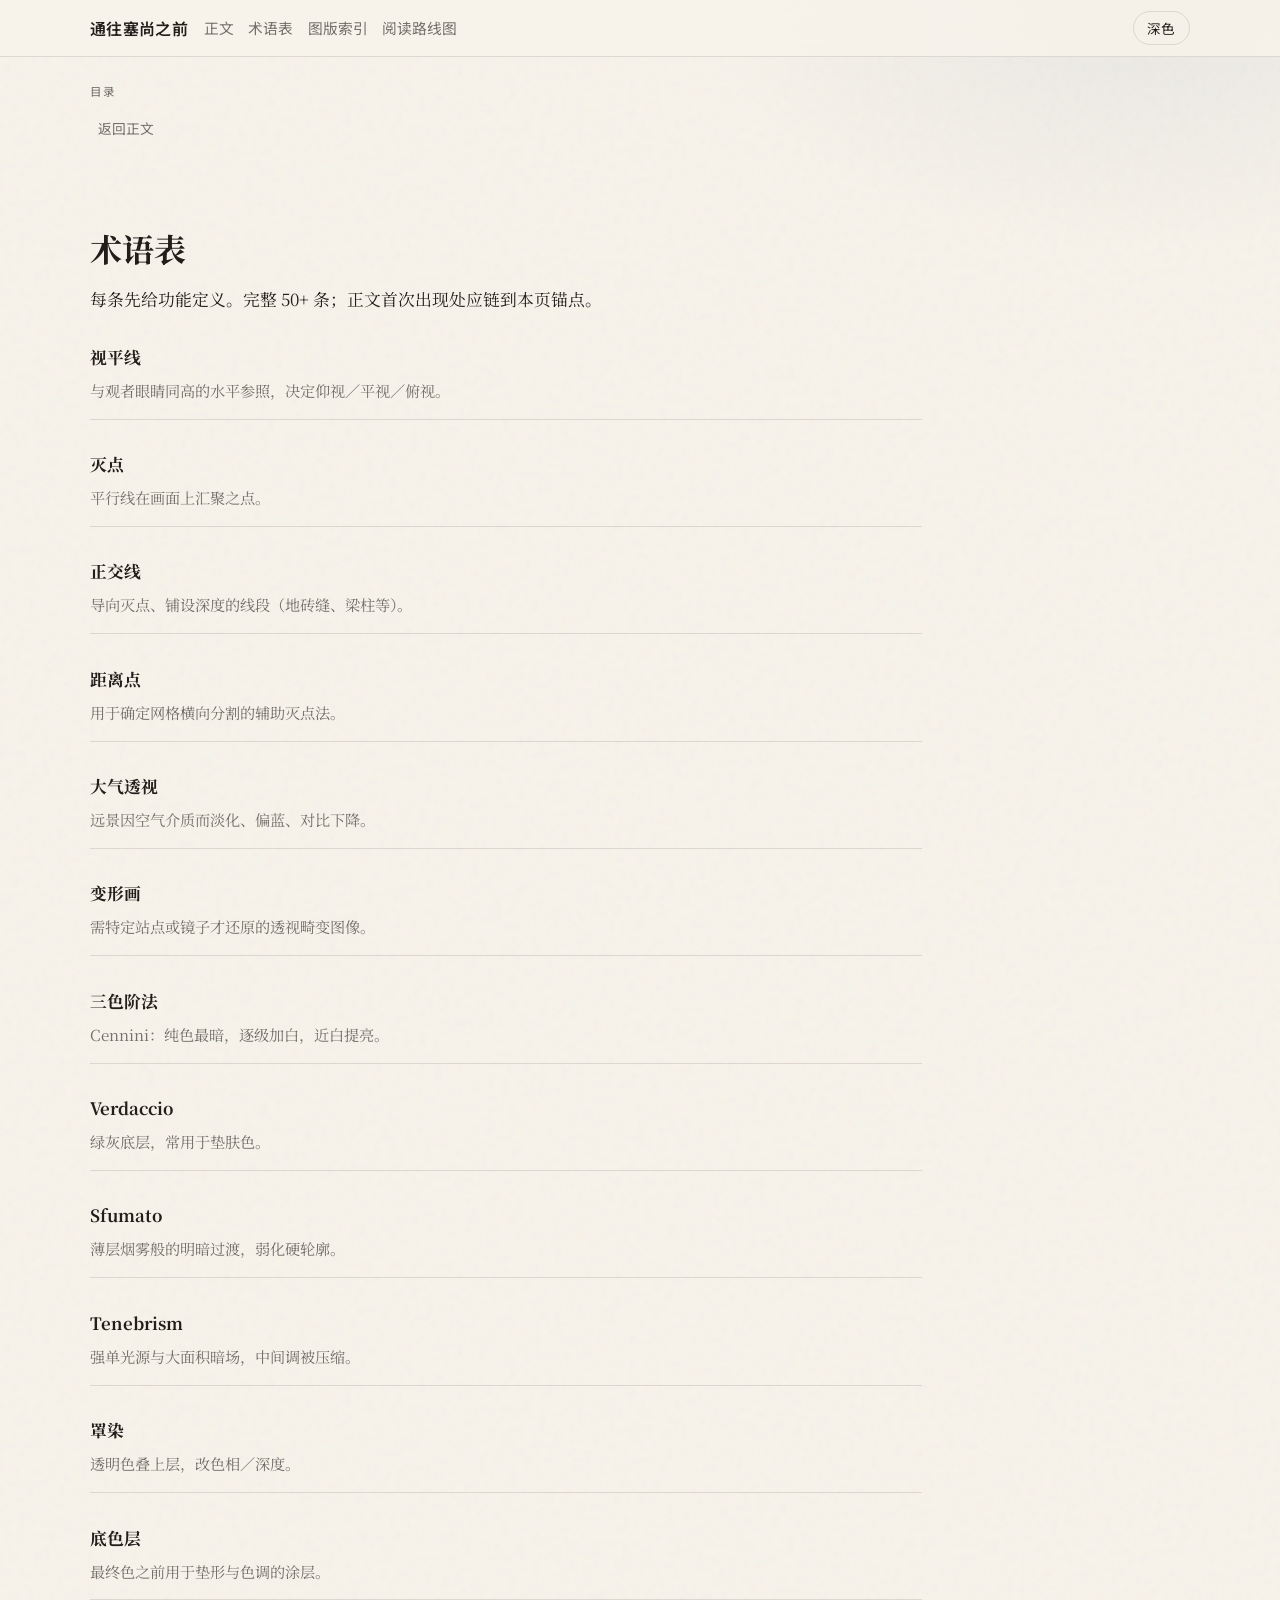
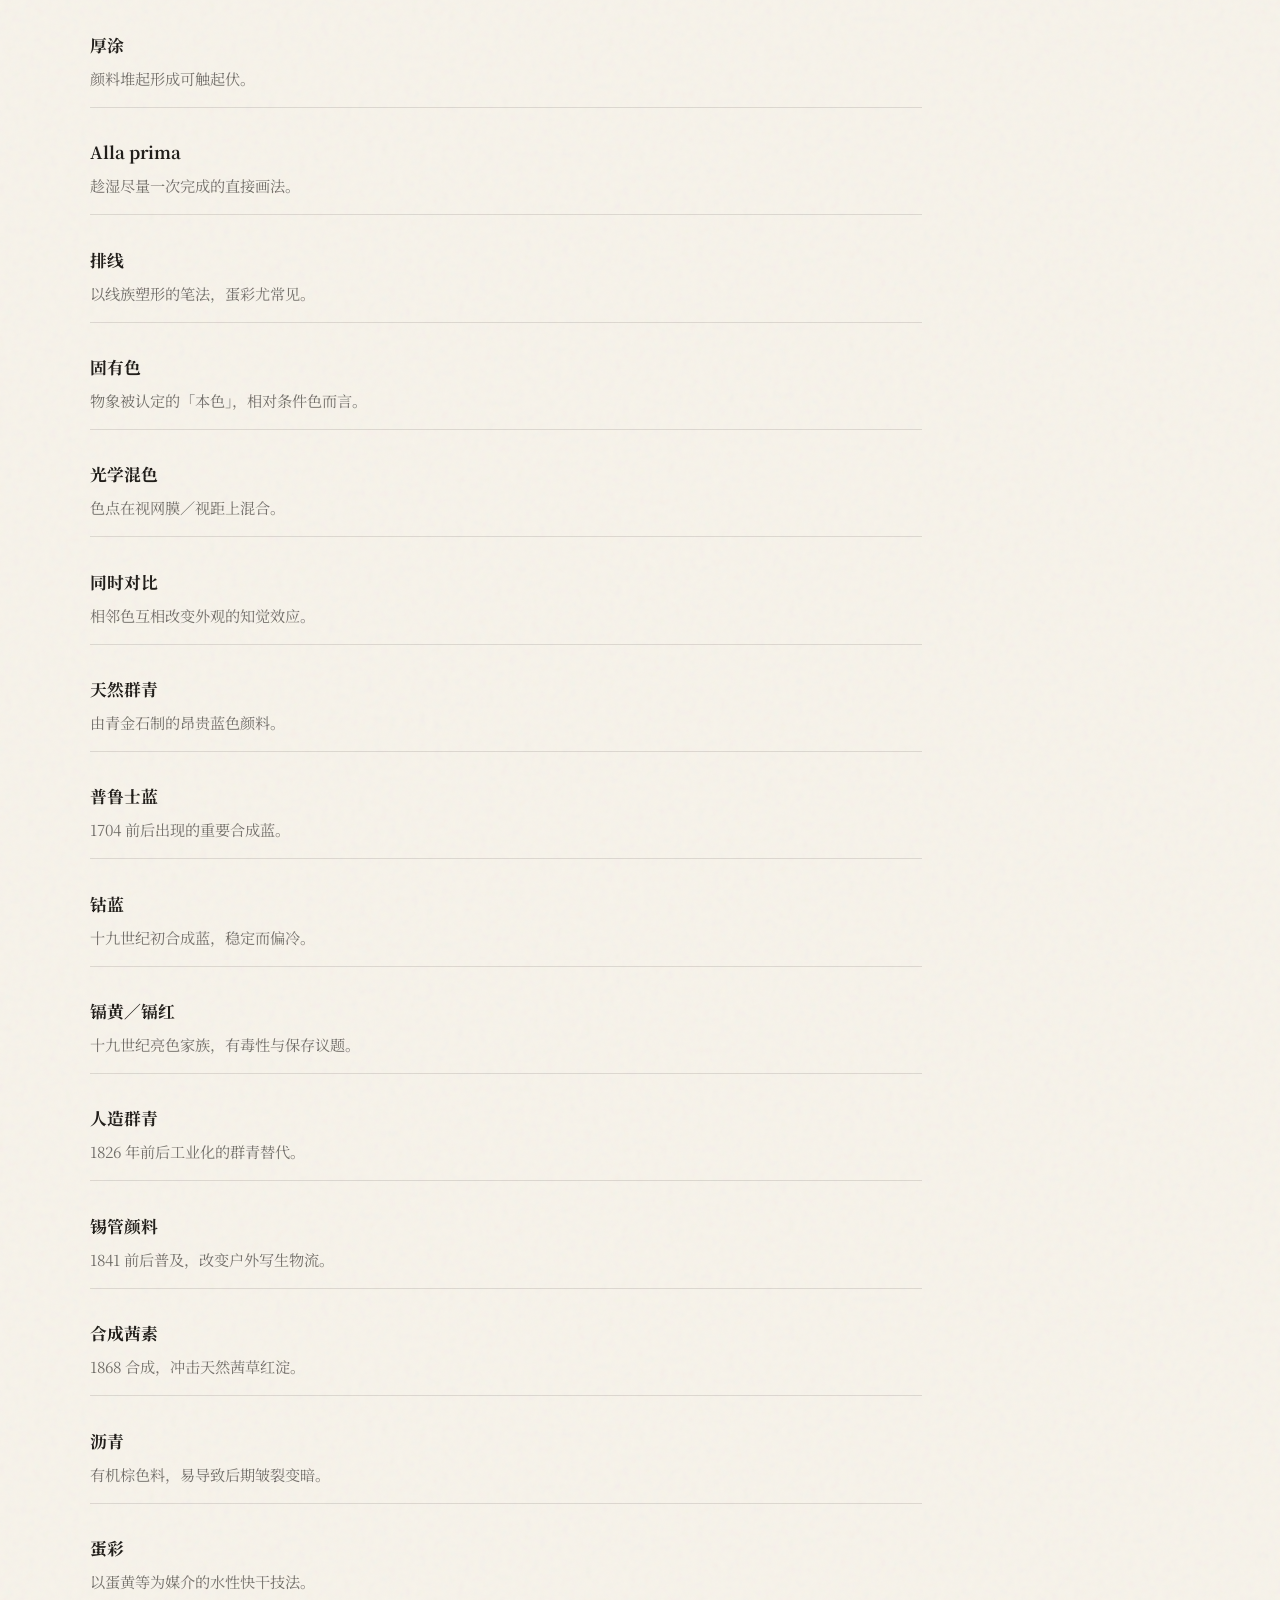
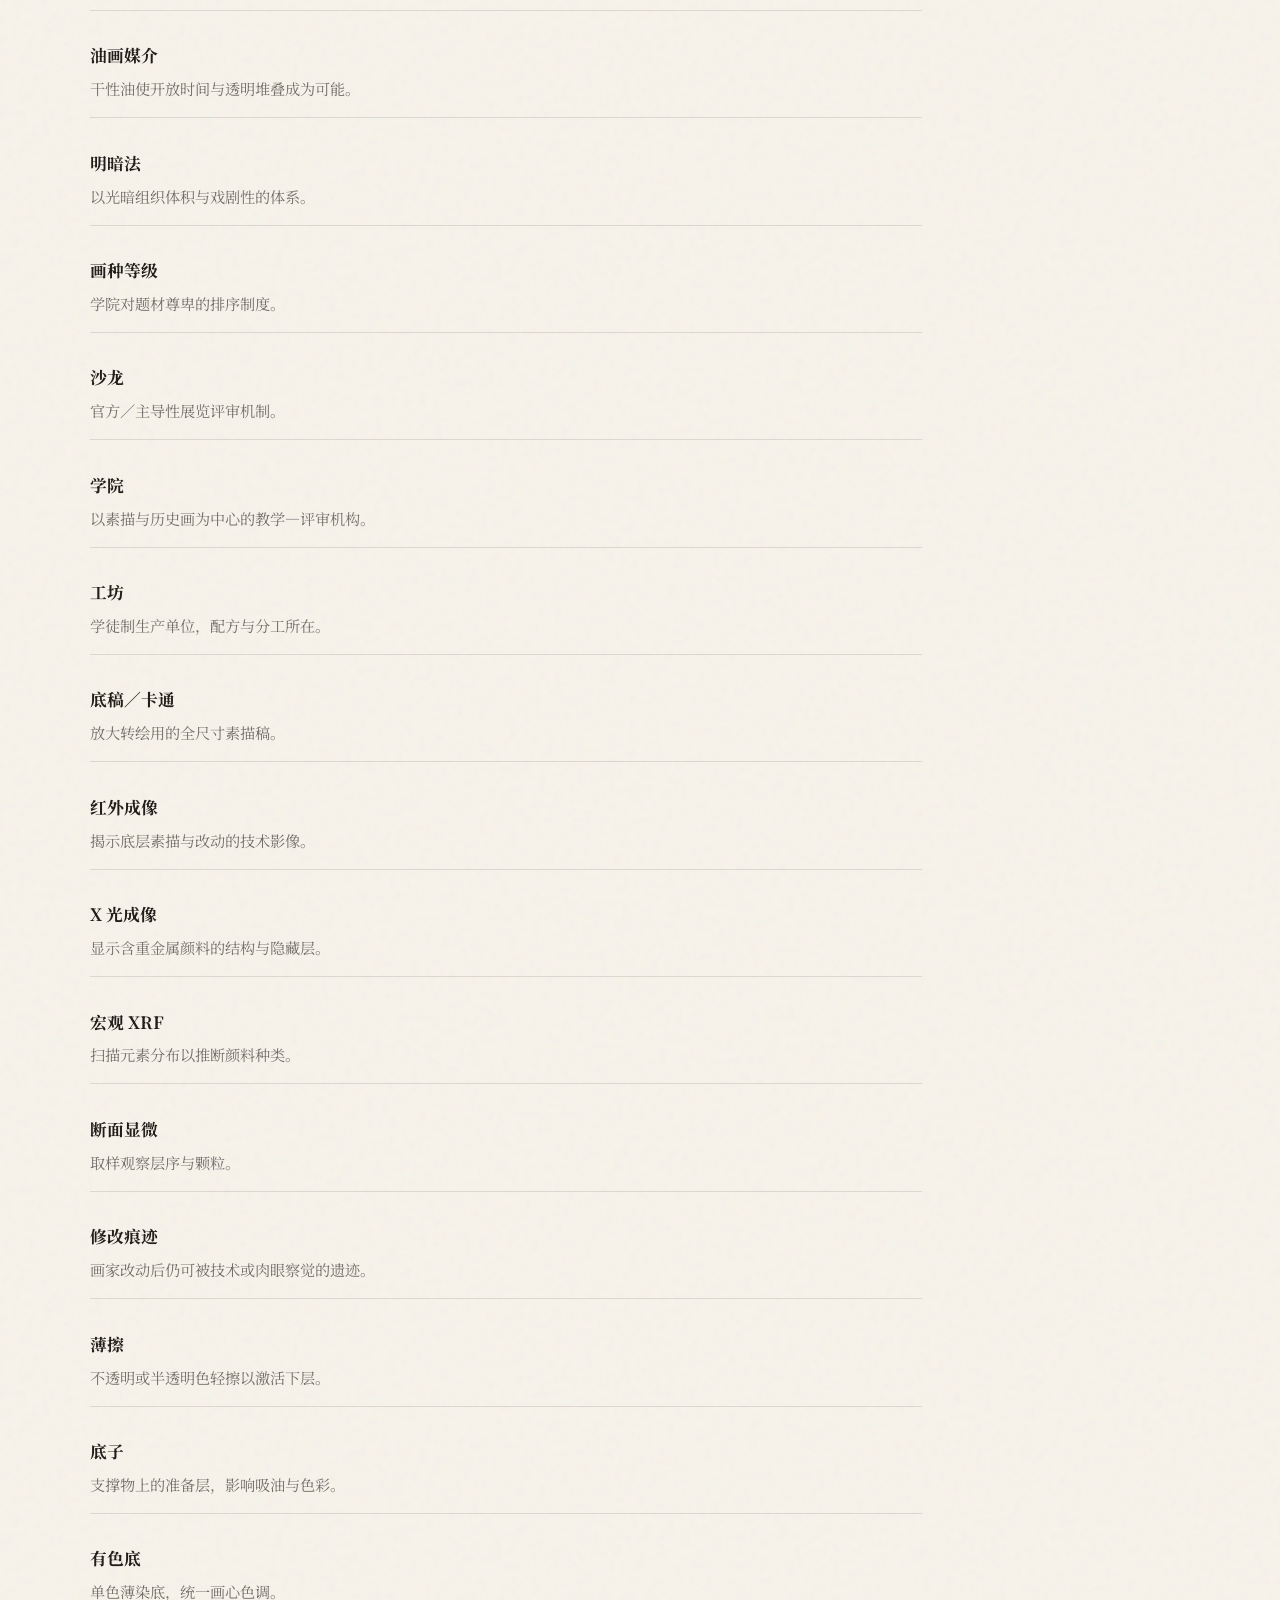
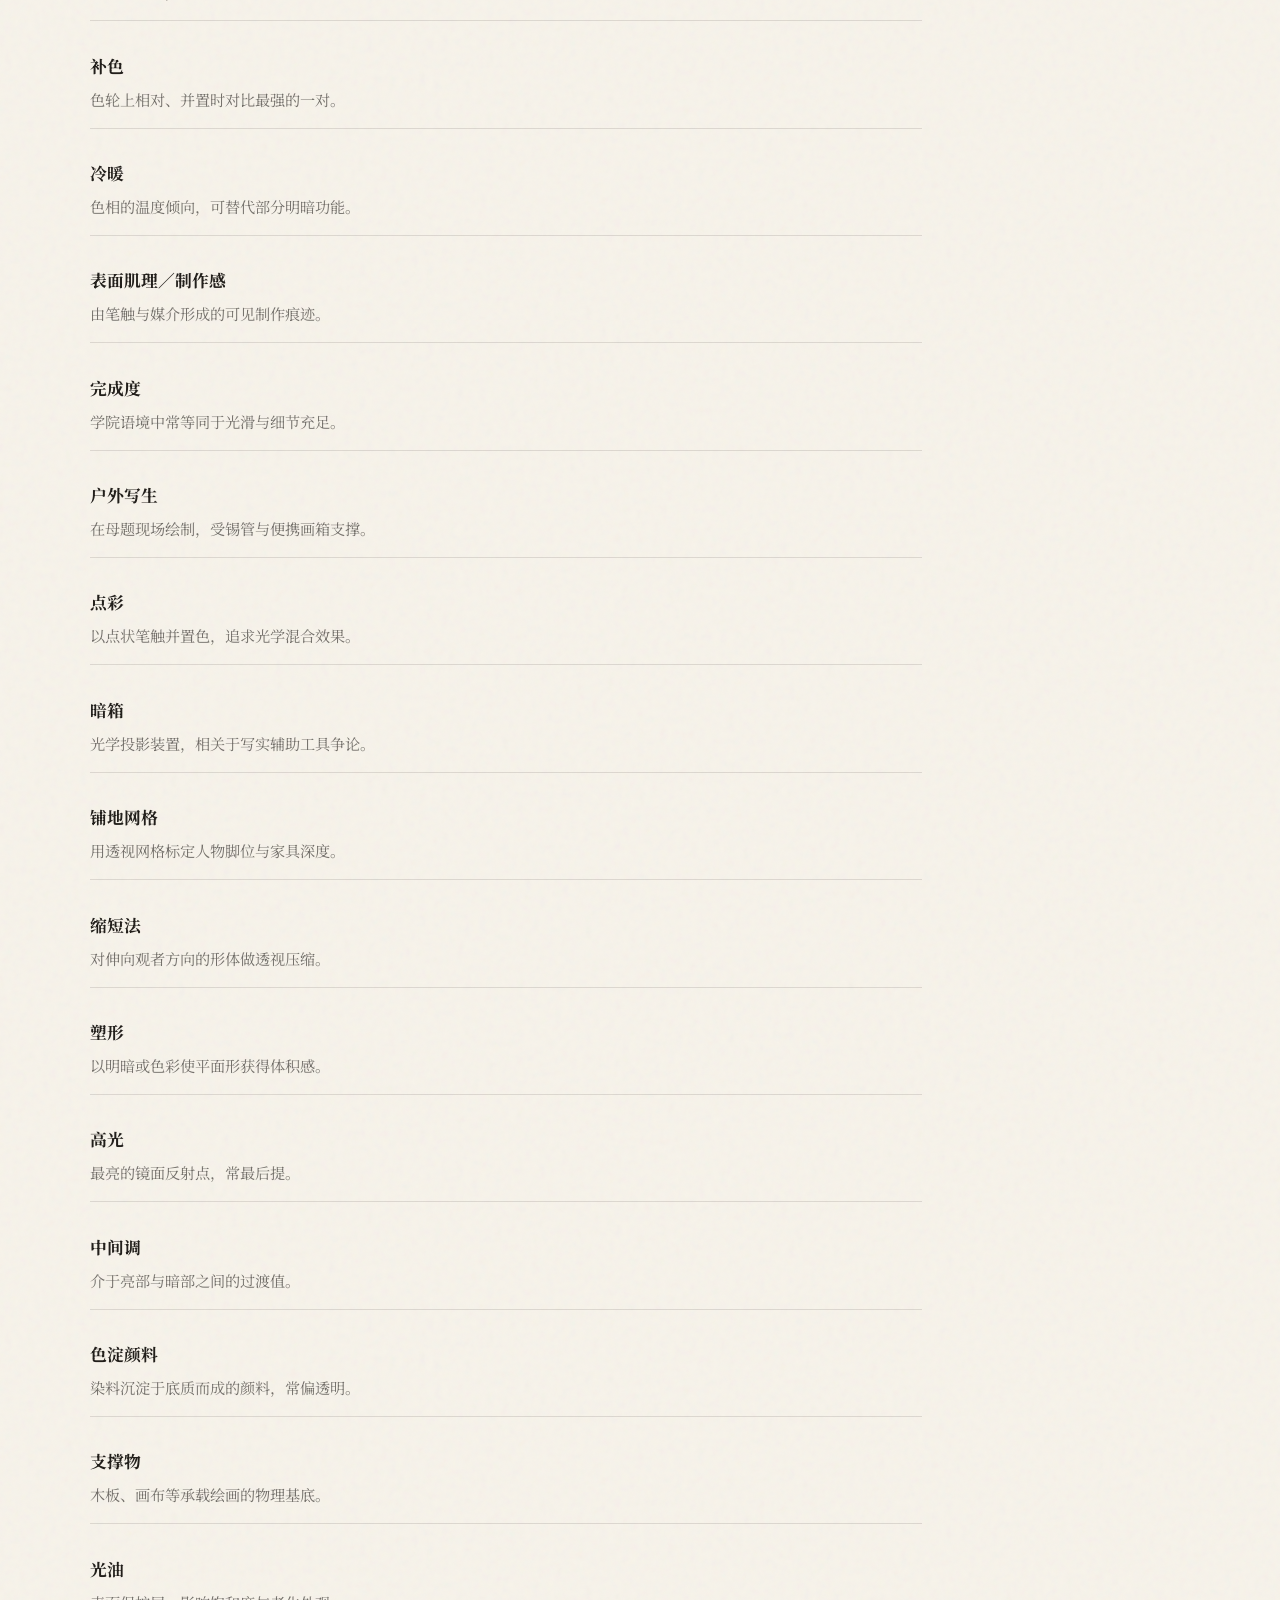
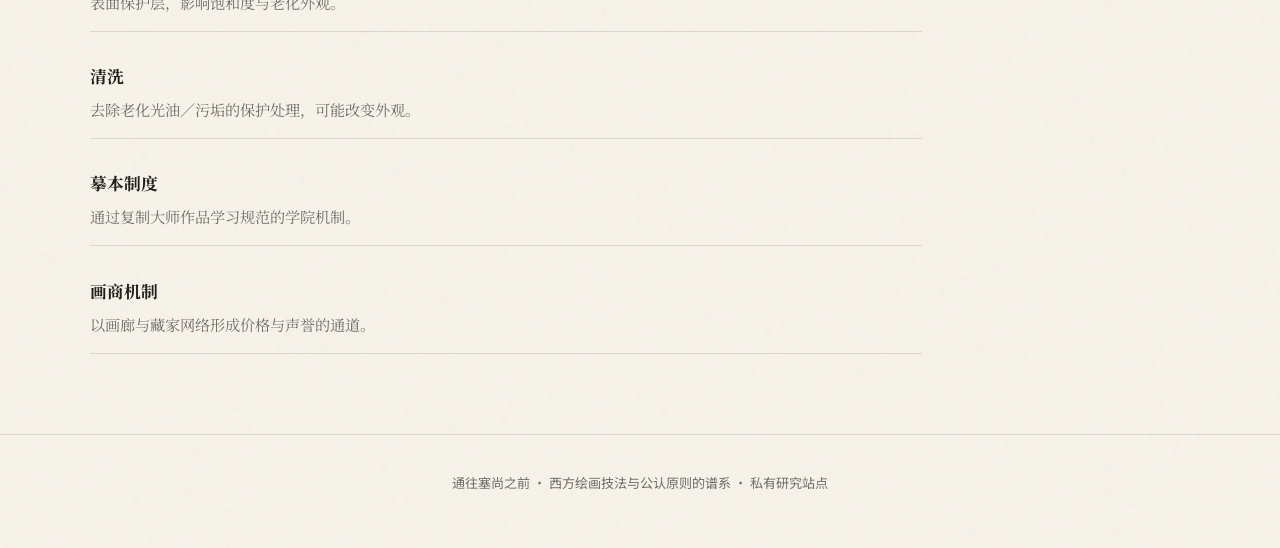
<file: docs/glossary.html>
<!DOCTYPE html>
<html lang="zh-Hans">
<head>
  <meta charset="utf-8" />
  <meta name="viewport" content="width=device-width, initial-scale=1" />
  <title>术语表 · 通往塞尚之前</title>
  <meta name="description" content="术语表" />
  <link rel="preconnect" href="https://fonts.googleapis.com" />
  <link rel="preconnect" href="https://fonts.gstatic.com" crossorigin />
  <link href="https://fonts.googleapis.com/css2?family=Instrument+Serif:ital@0;1&family=Noto+Sans+SC:wght@400;500;600&family=Noto+Serif+SC:wght@400;600;700&display=swap" rel="stylesheet" />
  <link rel="stylesheet" href="style.css" />
</head>
<body class="subpage">
  <a class="skip-link" href="#main">跳到正文</a>
  <header class="site-header">
    <div class="header-inner">
      <a class="brand" href="index.html">通往塞尚之前</a>
      <nav class="header-nav" aria-label="站点">
        <a href="index.html">正文</a>
        <a href="glossary.html">术语表</a>
        <a href="plates.html">图版索引</a>
        <a href="reading.html">阅读路线图</a>
      </nav>
      <div class="header-actions">
        <button type="button" id="theme-toggle" class="btn-ghost" aria-label="切换深浅色">深色</button>
      </div>
    </div>
  </header>

  <div class="layout">
    <aside class="toc" aria-label="目录">
      <p class="toc-label">目录</p>
      <ul><li><a href="index.html">返回正文</a></li></ul>
    </aside>
    <main id="main" class="main">
      <section class='chapter'><h2>术语表</h2><p>每条先给功能定义。完整 50+ 条；正文首次出现处应链到本页锚点。</p>
<div class="glossary-grid">

<div class="glossary-item" id="term-horizon"><h3>视平线</h3><p>与观者眼睛同高的水平参照，决定仰视／平视／俯视。</p></div>
<div class="glossary-item" id="term-vanishing-point"><h3>灭点</h3><p>平行线在画面上汇聚之点。</p></div>
<div class="glossary-item" id="term-orthogonal"><h3>正交线</h3><p>导向灭点、铺设深度的线段（地砖缝、梁柱等）。</p></div>
<div class="glossary-item" id="term-distance-point"><h3>距离点</h3><p>用于确定网格横向分割的辅助灭点法。</p></div>
<div class="glossary-item" id="term-aerial"><h3>大气透视</h3><p>远景因空气介质而淡化、偏蓝、对比下降。</p></div>
<div class="glossary-item" id="term-anamorphosis"><h3>变形画</h3><p>需特定站点或镜子才还原的透视畸变图像。</p></div>
<div class="glossary-item" id="term-three-tone"><h3>三色阶法</h3><p>Cennini：纯色最暗，逐级加白，近白提亮。</p></div>
<div class="glossary-item" id="term-verdaccio"><h3>Verdaccio</h3><p>绿灰底层，常用于垫肤色。</p></div>
<div class="glossary-item" id="term-sfumato"><h3>Sfumato</h3><p>薄层烟雾般的明暗过渡，弱化硬轮廓。</p></div>
<div class="glossary-item" id="term-tenebrism"><h3>Tenebrism</h3><p>强单光源与大面积暗场，中间调被压缩。</p></div>
<div class="glossary-item" id="term-glaze"><h3>罩染</h3><p>透明色叠上层，改色相／深度。</p></div>
<div class="glossary-item" id="term-underpainting"><h3>底色层</h3><p>最终色之前用于垫形与色调的涂层。</p></div>
<div class="glossary-item" id="term-impasto"><h3>厚涂</h3><p>颜料堆起形成可触起伏。</p></div>
<div class="glossary-item" id="term-alla-prima"><h3>Alla prima</h3><p>趁湿尽量一次完成的直接画法。</p></div>
<div class="glossary-item" id="term-hatching"><h3>排线</h3><p>以线族塑形的笔法，蛋彩尤常见。</p></div>
<div class="glossary-item" id="term-local-color"><h3>固有色</h3><p>物象被认定的「本色」，相对条件色而言。</p></div>
<div class="glossary-item" id="term-optical-mix"><h3>光学混色</h3><p>色点在视网膜／视距上混合。</p></div>
<div class="glossary-item" id="term-simultaneous-contrast"><h3>同时对比</h3><p>相邻色互相改变外观的知觉效应。</p></div>
<div class="glossary-item" id="term-ultramarine"><h3>天然群青</h3><p>由青金石制的昂贵蓝色颜料。</p></div>
<div class="glossary-item" id="term-prussian-blue"><h3>普鲁士蓝</h3><p>1704 前后出现的重要合成蓝。</p></div>
<div class="glossary-item" id="term-cobalt-blue"><h3>钴蓝</h3><p>十九世纪初合成蓝，稳定而偏冷。</p></div>
<div class="glossary-item" id="term-cadmium"><h3>镉黄／镉红</h3><p>十九世纪亮色家族，有毒性与保存议题。</p></div>
<div class="glossary-item" id="term-french-ultramarine"><h3>人造群青</h3><p>1826 年前后工业化的群青替代。</p></div>
<div class="glossary-item" id="term-tube"><h3>锡管颜料</h3><p>1841 前后普及，改变户外写生物流。</p></div>
<div class="glossary-item" id="term-alizarin"><h3>合成茜素</h3><p>1868 合成，冲击天然茜草红淀。</p></div>
<div class="glossary-item" id="term-bitumen"><h3>沥青</h3><p>有机棕色料，易导致后期皱裂变暗。</p></div>
<div class="glossary-item" id="term-tempera"><h3>蛋彩</h3><p>以蛋黄等为媒介的水性快干技法。</p></div>
<div class="glossary-item" id="term-oil"><h3>油画媒介</h3><p>干性油使开放时间与透明堆叠成为可能。</p></div>
<div class="glossary-item" id="term-chiaroscuro"><h3>明暗法</h3><p>以光暗组织体积与戏剧性的体系。</p></div>
<div class="glossary-item" id="term-genre-hierarchy"><h3>画种等级</h3><p>学院对题材尊卑的排序制度。</p></div>
<div class="glossary-item" id="term-salon"><h3>沙龙</h3><p>官方／主导性展览评审机制。</p></div>
<div class="glossary-item" id="term-academy"><h3>学院</h3><p>以素描与历史画为中心的教学—评审机构。</p></div>
<div class="glossary-item" id="term-workshop"><h3>工坊</h3><p>学徒制生产单位，配方与分工所在。</p></div>
<div class="glossary-item" id="term-cartoon"><h3>底稿／卡通</h3><p>放大转绘用的全尺寸素描稿。</p></div>
<div class="glossary-item" id="term-infrared"><h3>红外成像</h3><p>揭示底层素描与改动的技术影像。</p></div>
<div class="glossary-item" id="term-xray"><h3>X 光成像</h3><p>显示含重金属颜料的结构与隐藏层。</p></div>
<div class="glossary-item" id="term-xrf"><h3>宏观 XRF</h3><p>扫描元素分布以推断颜料种类。</p></div>
<div class="glossary-item" id="term-cross-section"><h3>断面显微</h3><p>取样观察层序与颗粒。</p></div>
<div class="glossary-item" id="term-pentimento"><h3>修改痕迹</h3><p>画家改动后仍可被技术或肉眼察觉的遗迹。</p></div>
<div class="glossary-item" id="term-scumble"><h3>薄擦</h3><p>不透明或半透明色轻擦以激活下层。</p></div>
<div class="glossary-item" id="term-ground"><h3>底子</h3><p>支撑物上的准备层，影响吸油与色彩。</p></div>
<div class="glossary-item" id="term-imprimatura"><h3>有色底</h3><p>单色薄染底，统一画心色调。</p></div>
<div class="glossary-item" id="term-complementary"><h3>补色</h3><p>色轮上相对、并置时对比最强的一对。</p></div>
<div class="glossary-item" id="term-cool-warm"><h3>冷暖</h3><p>色相的温度倾向，可替代部分明暗功能。</p></div>
<div class="glossary-item" id="term-facture"><h3>表面肌理／制作感</h3><p>由笔触与媒介形成的可见制作痕迹。</p></div>
<div class="glossary-item" id="term-finish"><h3>完成度</h3><p>学院语境中常等同于光滑与细节充足。</p></div>
<div class="glossary-item" id="term-plein-air"><h3>户外写生</h3><p>在母题现场绘制，受锡管与便携画箱支撑。</p></div>
<div class="glossary-item" id="term-pointillism"><h3>点彩</h3><p>以点状笔触并置色，追求光学混合效果。</p></div>
<div class="glossary-item" id="term-camera-obscura"><h3>暗箱</h3><p>光学投影装置，相关于写实辅助工具争论。</p></div>
<div class="glossary-item" id="term-orthogonals-grid"><h3>铺地网格</h3><p>用透视网格标定人物脚位与家具深度。</p></div>
<div class="glossary-item" id="term-foreshortening"><h3>缩短法</h3><p>对伸向观者方向的形体做透视压缩。</p></div>
<div class="glossary-item" id="term-modeling"><h3>塑形</h3><p>以明暗或色彩使平面形获得体积感。</p></div>
<div class="glossary-item" id="term-highlight"><h3>高光</h3><p>最亮的镜面反射点，常最后提。 </p></div>
<div class="glossary-item" id="term-middle-tone"><h3>中间调</h3><p>介于亮部与暗部之间的过渡值。</p></div>
<div class="glossary-item" id="term-lake-pigment"><h3>色淀颜料</h3><p>染料沉淀于底质而成的颜料，常偏透明。</p></div>
<div class="glossary-item" id="term-support"><h3>支撑物</h3><p>木板、画布等承载绘画的物理基底。</p></div>
<div class="glossary-item" id="term-varnish"><h3>光油</h3><p>表面保护层，影响饱和度与老化外观。</p></div>
<div class="glossary-item" id="term-cleaning"><h3>清洗</h3><p>去除老化光油／污垢的保护处理，可能改变外观。</p></div>
<div class="glossary-item" id="term-copy-practice"><h3>摹本制度</h3><p>通过复制大师作品学习规范的学院机制。</p></div>
<div class="glossary-item" id="term-dealer"><h3>画商机制</h3><p>以画廊与藏家网络形成价格与声誉的通道。</p></div>

</div></section>
    </main>
  </div>

  <footer class="site-footer">
    <p>通往塞尚之前 · 西方绘画技法与公认原则的谱系 · 私有研究站点</p>
  </footer>

  <div id="loupe-modal" class="loupe-modal" hidden>
    <div class="loupe-backdrop" data-close></div>
    <div class="loupe-panel" role="dialog" aria-modal="true" aria-label="细节放大">
      <button type="button" class="loupe-close" data-close aria-label="关闭">×</button>
      <div class="loupe-stage"><div class="loupe-zoom"></div></div>
      <p class="loupe-hint">点击全图任意位置查看 2× 局部</p>
    </div>
  </div>

  <script src="app.js"></script>
</body>
</html>
</file>
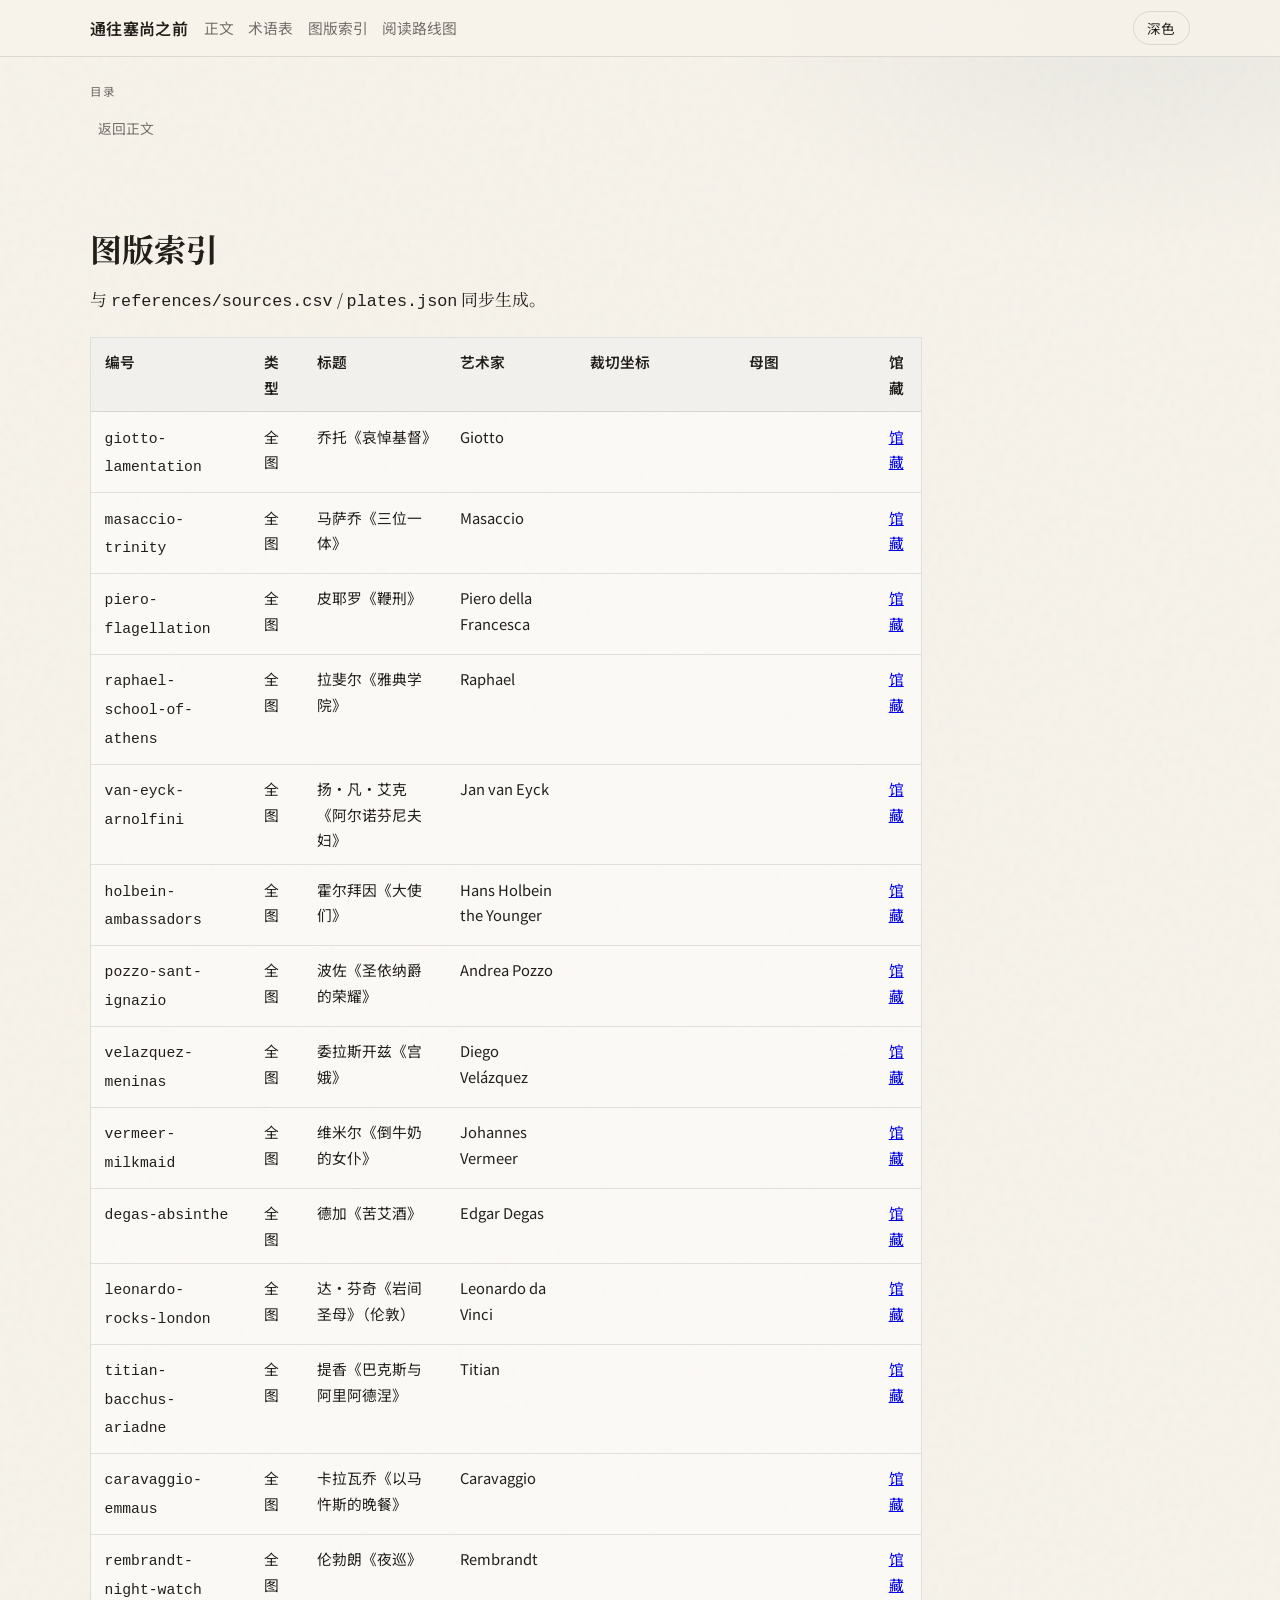
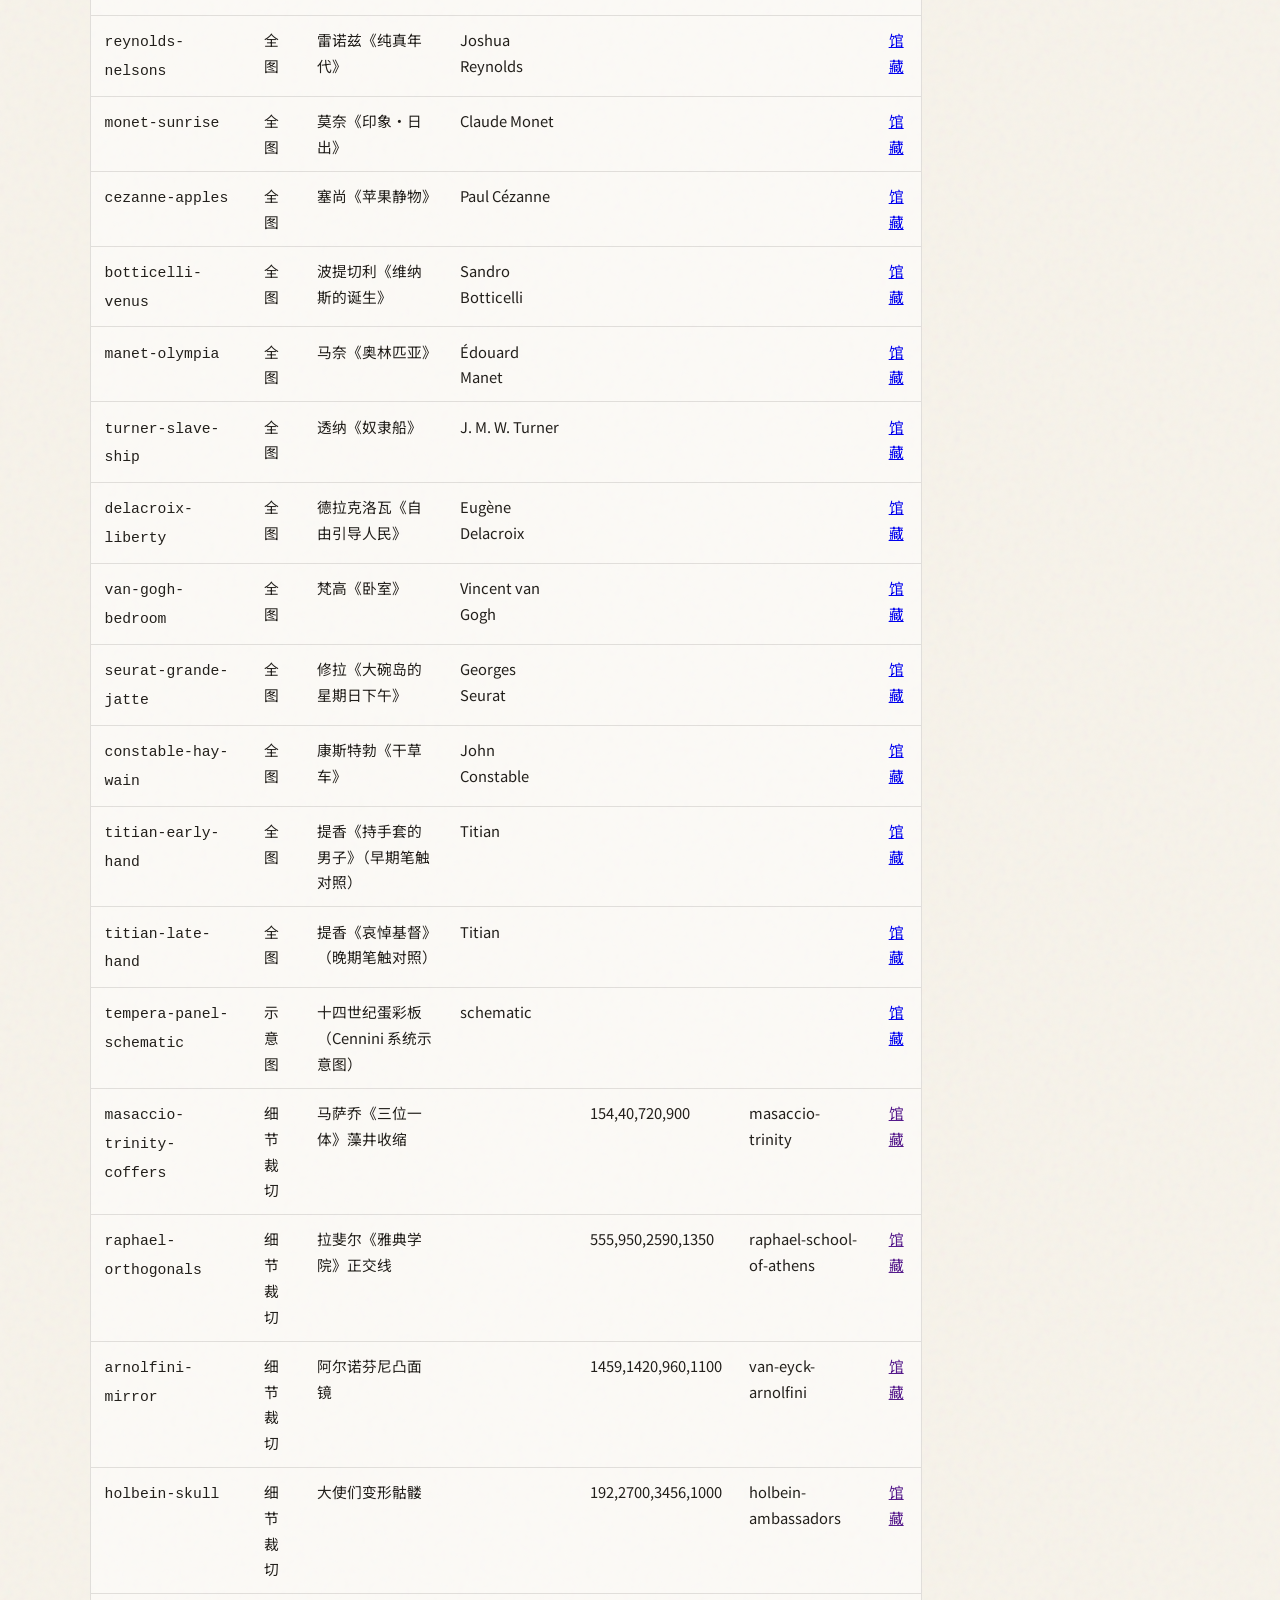
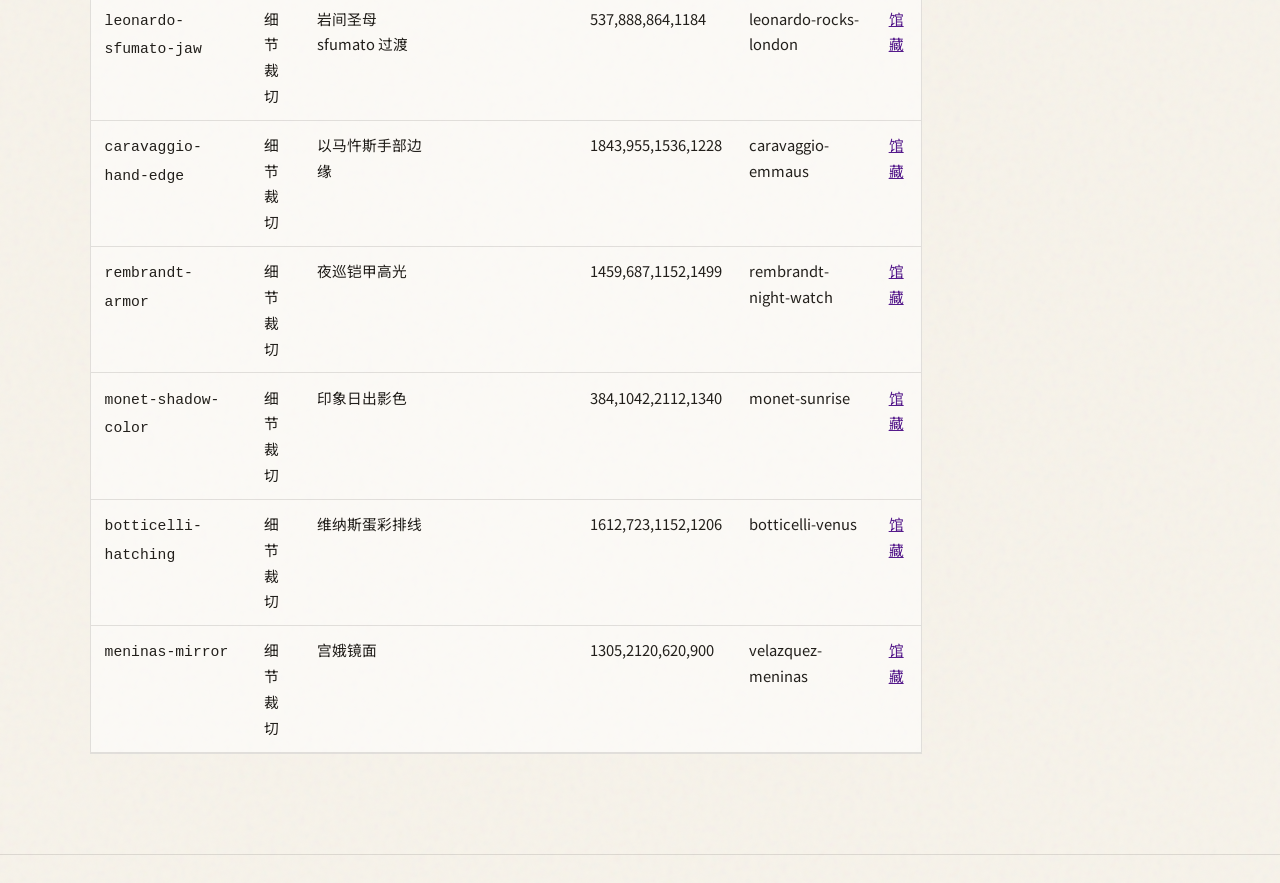
<file: docs/plates.html>
<!DOCTYPE html>
<html lang="zh-Hans">
<head>
  <meta charset="utf-8" />
  <meta name="viewport" content="width=device-width, initial-scale=1" />
  <title>图版索引 · 通往塞尚之前</title>
  <meta name="description" content="图版索引" />
  <link rel="preconnect" href="https://fonts.googleapis.com" />
  <link rel="preconnect" href="https://fonts.gstatic.com" crossorigin />
  <link href="https://fonts.googleapis.com/css2?family=Instrument+Serif:ital@0;1&family=Noto+Sans+SC:wght@400;500;600&family=Noto+Serif+SC:wght@400;600;700&display=swap" rel="stylesheet" />
  <link rel="stylesheet" href="style.css" />
</head>
<body class="subpage">
  <a class="skip-link" href="#main">跳到正文</a>
  <header class="site-header">
    <div class="header-inner">
      <a class="brand" href="index.html">通往塞尚之前</a>
      <nav class="header-nav" aria-label="站点">
        <a href="index.html">正文</a>
        <a href="glossary.html">术语表</a>
        <a href="plates.html">图版索引</a>
        <a href="reading.html">阅读路线图</a>
      </nav>
      <div class="header-actions">
        <button type="button" id="theme-toggle" class="btn-ghost" aria-label="切换深浅色">深色</button>
      </div>
    </div>
  </header>

  <div class="layout">
    <aside class="toc" aria-label="目录">
      <p class="toc-label">目录</p>
      <ul><li><a href="index.html">返回正文</a></li></ul>
    </aside>
    <main id="main" class="main">
      <section class='chapter'><h2>图版索引</h2><p>与 <code>references/sources.csv</code> / <code>plates.json</code> 同步生成。</p><div class='table-scroll'><table><thead><tr><th>编号</th><th>类型</th><th>标题</th><th>艺术家</th><th>裁切坐标</th><th>母图</th><th>馆藏</th></tr></thead><tbody><tr><td><code>giotto-lamentation</code></td><td>全图</td><td>乔托《哀悼基督》</td><td>Giotto</td><td></td><td></td><td><a href="https://commons.wikimedia.org/wiki/File:Giotto_-_Scrovegni_-_-36-_-_Lamentation_(The_Mourning_of_Christ)_adj.jpg" target="_blank" rel="noopener">馆藏</a></td></tr><tr><td><code>masaccio-trinity</code></td><td>全图</td><td>马萨乔《三位一体》</td><td>Masaccio</td><td></td><td></td><td><a href="https://commons.wikimedia.org/wiki/File:Masaccio,_trinit%C3%A0.jpg" target="_blank" rel="noopener">馆藏</a></td></tr><tr><td><code>piero-flagellation</code></td><td>全图</td><td>皮耶罗《鞭刑》</td><td>Piero della Francesca</td><td></td><td></td><td><a href="https://commons.wikimedia.org/wiki/File:Piero,_flagellazione.jpg" target="_blank" rel="noopener">馆藏</a></td></tr><tr><td><code>raphael-school-of-athens</code></td><td>全图</td><td>拉斐尔《雅典学院》</td><td>Raphael</td><td></td><td></td><td><a href="https://commons.wikimedia.org/wiki/File:Raphael_School_of_Athens.jpg" target="_blank" rel="noopener">馆藏</a></td></tr><tr><td><code>van-eyck-arnolfini</code></td><td>全图</td><td>扬·凡·艾克《阿尔诺芬尼夫妇》</td><td>Jan van Eyck</td><td></td><td></td><td><a href="https://commons.wikimedia.org/wiki/File:Van_Eyck_-_Arnolfini_Portrait.jpg" target="_blank" rel="noopener">馆藏</a></td></tr><tr><td><code>holbein-ambassadors</code></td><td>全图</td><td>霍尔拜因《大使们》</td><td>Hans Holbein the Younger</td><td></td><td></td><td><a href="https://commons.wikimedia.org/wiki/File:Hans_Holbein_the_Younger_-_The_Ambassadors_-_Google_Art_Project.jpg" target="_blank" rel="noopener">馆藏</a></td></tr><tr><td><code>pozzo-sant-ignazio</code></td><td>全图</td><td>波佐《圣依纳爵的荣耀》</td><td>Andrea Pozzo</td><td></td><td></td><td><a href="https://commons.wikimedia.org/wiki/File:Andrea_Pozzo_-_Apoteosi_di_sant%27Ignazio_-_Google_Art_Project.jpg" target="_blank" rel="noopener">馆藏</a></td></tr><tr><td><code>velazquez-meninas</code></td><td>全图</td><td>委拉斯开兹《宫娥》</td><td>Diego Velázquez</td><td></td><td></td><td><a href="https://commons.wikimedia.org/wiki/File:Las_Meninas,_by_Diego_Vel%C3%A1zquez,_from_Prado_in_Google_Earth.jpg" target="_blank" rel="noopener">馆藏</a></td></tr><tr><td><code>vermeer-milkmaid</code></td><td>全图</td><td>维米尔《倒牛奶的女仆》</td><td>Johannes Vermeer</td><td></td><td></td><td><a href="https://commons.wikimedia.org/wiki/File:Johannes_Vermeer_-_Het_melkmeisje_-_Google_Art_Project.jpg" target="_blank" rel="noopener">馆藏</a></td></tr><tr><td><code>degas-absinthe</code></td><td>全图</td><td>德加《苦艾酒》</td><td>Edgar Degas</td><td></td><td></td><td><a href="https://commons.wikimedia.org/wiki/File:Edgar_Germain_Hilaire_Degas_012.jpg" target="_blank" rel="noopener">馆藏</a></td></tr><tr><td><code>leonardo-rocks-london</code></td><td>全图</td><td>达·芬奇《岩间圣母》（伦敦）</td><td>Leonardo da Vinci</td><td></td><td></td><td><a href="https://commons.wikimedia.org/wiki/File:Leonardo_da_Vinci_-_Virgin_of_the_Rocks_(National_Gallery_London).jpg" target="_blank" rel="noopener">馆藏</a></td></tr><tr><td><code>titian-bacchus-ariadne</code></td><td>全图</td><td>提香《巴克斯与阿里阿德涅》</td><td>Titian</td><td></td><td></td><td><a href="https://commons.wikimedia.org/wiki/File:Titian_-_Bacchus_and_Ariadne_-_Google_Art_Project.jpg" target="_blank" rel="noopener">馆藏</a></td></tr><tr><td><code>caravaggio-emmaus</code></td><td>全图</td><td>卡拉瓦乔《以马忤斯的晚餐》</td><td>Caravaggio</td><td></td><td></td><td><a href="https://commons.wikimedia.org/wiki/File:Caravaggio_-_Cena_in_Emmaus.jpg" target="_blank" rel="noopener">馆藏</a></td></tr><tr><td><code>rembrandt-night-watch</code></td><td>全图</td><td>伦勃朗《夜巡》</td><td>Rembrandt</td><td></td><td></td><td><a href="https://commons.wikimedia.org/wiki/File:The_Nightwatch_by_Rembrandt_-_Rijksmuseum.jpg" target="_blank" rel="noopener">馆藏</a></td></tr><tr><td><code>reynolds-nelsons</code></td><td>全图</td><td>雷诺兹《纯真年代》</td><td>Joshua Reynolds</td><td></td><td></td><td><a href="https://commons.wikimedia.org/wiki/File:Joshua_Reynolds_-_The_Age_of_Innocence_-_Google_Art_Project.jpg" target="_blank" rel="noopener">馆藏</a></td></tr><tr><td><code>monet-sunrise</code></td><td>全图</td><td>莫奈《印象·日出》</td><td>Claude Monet</td><td></td><td></td><td><a href="https://commons.wikimedia.org/wiki/File:Claude_Monet,_Impression,_soleil_levant.jpg" target="_blank" rel="noopener">馆藏</a></td></tr><tr><td><code>cezanne-apples</code></td><td>全图</td><td>塞尚《苹果静物》</td><td>Paul Cézanne</td><td></td><td></td><td><a href="https://commons.wikimedia.org/wiki/File:Paul_C%C3%A9zanne_-_Still_Life_with_Apples_-_Google_Art_Project.jpg" target="_blank" rel="noopener">馆藏</a></td></tr><tr><td><code>botticelli-venus</code></td><td>全图</td><td>波提切利《维纳斯的诞生》</td><td>Sandro Botticelli</td><td></td><td></td><td><a href="https://commons.wikimedia.org/wiki/File:Sandro_Botticelli_-_La_nascita_di_Venere_-_Google_Art_Project_-_edited.jpg" target="_blank" rel="noopener">馆藏</a></td></tr><tr><td><code>manet-olympia</code></td><td>全图</td><td>马奈《奥林匹亚》</td><td>Édouard Manet</td><td></td><td></td><td><a href="https://commons.wikimedia.org/wiki/File:Edouard_Manet_-_Olympia_-_Google_Art_Project.jpg" target="_blank" rel="noopener">馆藏</a></td></tr><tr><td><code>turner-slave-ship</code></td><td>全图</td><td>透纳《奴隶船》</td><td>J. M. W. Turner</td><td></td><td></td><td><a href="https://commons.wikimedia.org/wiki/File:Slave-ship.jpg" target="_blank" rel="noopener">馆藏</a></td></tr><tr><td><code>delacroix-liberty</code></td><td>全图</td><td>德拉克洛瓦《自由引导人民》</td><td>Eugène Delacroix</td><td></td><td></td><td><a href="https://commons.wikimedia.org/wiki/File:Eug%C3%A8ne_Delacroix_-_Le_28_Juillet._La_Libert%C3%A9_guidant_le_peuple.jpg" target="_blank" rel="noopener">馆藏</a></td></tr><tr><td><code>van-gogh-bedroom</code></td><td>全图</td><td>梵高《卧室》</td><td>Vincent van Gogh</td><td></td><td></td><td><a href="https://commons.wikimedia.org/wiki/File:Vincent_van_Gogh_-_De_slaapkamer_-_Google_Art_Project.jpg" target="_blank" rel="noopener">馆藏</a></td></tr><tr><td><code>seurat-grande-jatte</code></td><td>全图</td><td>修拉《大碗岛的星期日下午》</td><td>Georges Seurat</td><td></td><td></td><td><a href="https://commons.wikimedia.org/wiki/File:Georges_Seurat_-_A_Sunday_on_La_Grande_Jatte_--_1884_-_Google_Art_Project.jpg" target="_blank" rel="noopener">馆藏</a></td></tr><tr><td><code>constable-hay-wain</code></td><td>全图</td><td>康斯特勃《干草车》</td><td>John Constable</td><td></td><td></td><td><a href="https://commons.wikimedia.org/wiki/File:John_Constable_The_Hay_Wain.jpg" target="_blank" rel="noopener">馆藏</a></td></tr><tr><td><code>titian-early-hand</code></td><td>全图</td><td>提香《持手套的男子》（早期笔触对照）</td><td>Titian</td><td></td><td></td><td><a href="https://commons.wikimedia.org/wiki/File:Titian_-_Man_with_a_Glove_-_Google_Art_Project.jpg" target="_blank" rel="noopener">馆藏</a></td></tr><tr><td><code>titian-late-hand</code></td><td>全图</td><td>提香《哀悼基督》（晚期笔触对照）</td><td>Titian</td><td></td><td></td><td><a href="https://commons.wikimedia.org/wiki/File:Titian_-_Piet%C3%A0_-_WGA22755.jpg" target="_blank" rel="noopener">馆藏</a></td></tr><tr><td><code>tempera-panel-schematic</code></td><td>示意图</td><td>十四世纪蛋彩板（Cennini 系统示意图）</td><td>schematic</td><td></td><td></td><td><a href="generated" target="_blank" rel="noopener">馆藏</a></td></tr><tr><td><code>masaccio-trinity-coffers</code></td><td>细节裁切</td><td>马萨乔《三位一体》藻井收缩</td><td></td><td>154,40,720,900</td><td>masaccio-trinity</td><td><a href="" target="_blank" rel="noopener">馆藏</a></td></tr><tr><td><code>raphael-orthogonals</code></td><td>细节裁切</td><td>拉斐尔《雅典学院》正交线</td><td></td><td>555,950,2590,1350</td><td>raphael-school-of-athens</td><td><a href="" target="_blank" rel="noopener">馆藏</a></td></tr><tr><td><code>arnolfini-mirror</code></td><td>细节裁切</td><td>阿尔诺芬尼凸面镜</td><td></td><td>1459,1420,960,1100</td><td>van-eyck-arnolfini</td><td><a href="" target="_blank" rel="noopener">馆藏</a></td></tr><tr><td><code>holbein-skull</code></td><td>细节裁切</td><td>大使们变形骷髅</td><td></td><td>192,2700,3456,1000</td><td>holbein-ambassadors</td><td><a href="" target="_blank" rel="noopener">馆藏</a></td></tr><tr><td><code>leonardo-sfumato-jaw</code></td><td>细节裁切</td><td>岩间圣母 sfumato 过渡</td><td></td><td>537,888,864,1184</td><td>leonardo-rocks-london</td><td><a href="" target="_blank" rel="noopener">馆藏</a></td></tr><tr><td><code>caravaggio-hand-edge</code></td><td>细节裁切</td><td>以马忤斯手部边缘</td><td></td><td>1843,955,1536,1228</td><td>caravaggio-emmaus</td><td><a href="" target="_blank" rel="noopener">馆藏</a></td></tr><tr><td><code>rembrandt-armor</code></td><td>细节裁切</td><td>夜巡铠甲高光</td><td></td><td>1459,687,1152,1499</td><td>rembrandt-night-watch</td><td><a href="" target="_blank" rel="noopener">馆藏</a></td></tr><tr><td><code>monet-shadow-color</code></td><td>细节裁切</td><td>印象日出影色</td><td></td><td>384,1042,2112,1340</td><td>monet-sunrise</td><td><a href="" target="_blank" rel="noopener">馆藏</a></td></tr><tr><td><code>botticelli-hatching</code></td><td>细节裁切</td><td>维纳斯蛋彩排线</td><td></td><td>1612,723,1152,1206</td><td>botticelli-venus</td><td><a href="" target="_blank" rel="noopener">馆藏</a></td></tr><tr><td><code>meninas-mirror</code></td><td>细节裁切</td><td>宫娥镜面</td><td></td><td>1305,2120,620,900</td><td>velazquez-meninas</td><td><a href="" target="_blank" rel="noopener">馆藏</a></td></tr></tbody></table></div></section>
    </main>
  </div>

  <footer class="site-footer">
    <p>通往塞尚之前 · 西方绘画技法与公认原则的谱系 · 私有研究站点</p>
  </footer>

  <div id="loupe-modal" class="loupe-modal" hidden>
    <div class="loupe-backdrop" data-close></div>
    <div class="loupe-panel" role="dialog" aria-modal="true" aria-label="细节放大">
      <button type="button" class="loupe-close" data-close aria-label="关闭">×</button>
      <div class="loupe-stage"><div class="loupe-zoom"></div></div>
      <p class="loupe-hint">点击全图任意位置查看 2× 局部</p>
    </div>
  </div>

  <script src="app.js"></script>
</body>
</html>
</file>
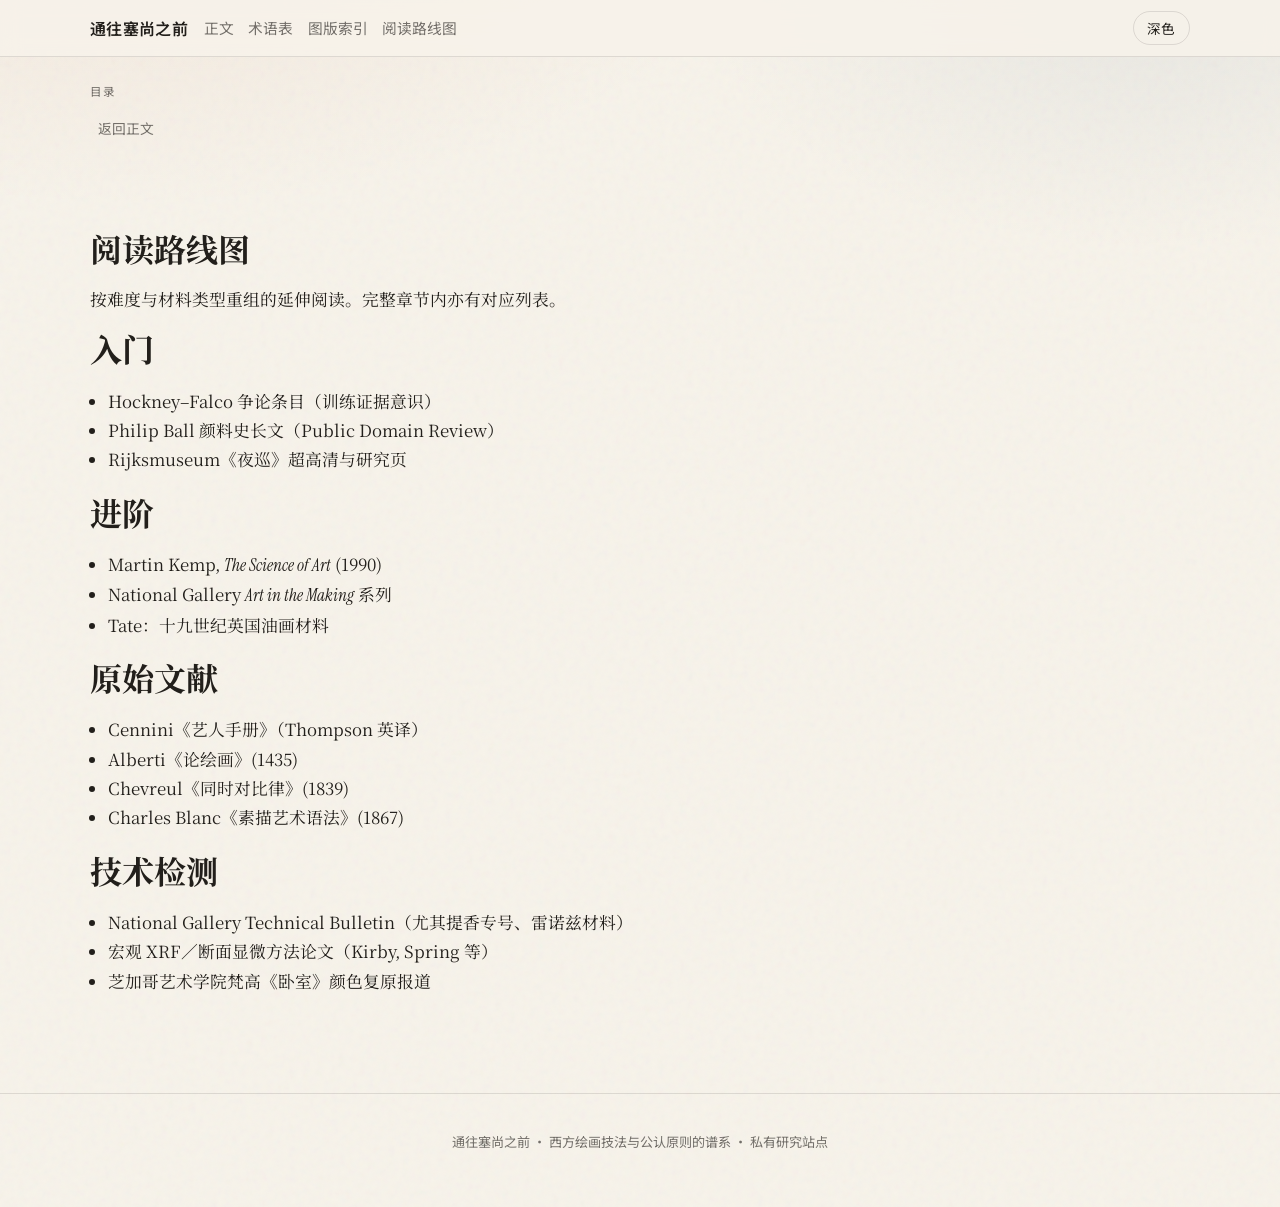
<file: docs/reading.html>
<!DOCTYPE html>
<html lang="zh-Hans">
<head>
  <meta charset="utf-8" />
  <meta name="viewport" content="width=device-width, initial-scale=1" />
  <title>阅读路线图 · 通往塞尚之前</title>
  <meta name="description" content="阅读路线图" />
  <link rel="preconnect" href="https://fonts.googleapis.com" />
  <link rel="preconnect" href="https://fonts.gstatic.com" crossorigin />
  <link href="https://fonts.googleapis.com/css2?family=Instrument+Serif:ital@0;1&family=Noto+Sans+SC:wght@400;500;600&family=Noto+Serif+SC:wght@400;600;700&display=swap" rel="stylesheet" />
  <link rel="stylesheet" href="style.css" />
</head>
<body class="subpage">
  <a class="skip-link" href="#main">跳到正文</a>
  <header class="site-header">
    <div class="header-inner">
      <a class="brand" href="index.html">通往塞尚之前</a>
      <nav class="header-nav" aria-label="站点">
        <a href="index.html">正文</a>
        <a href="glossary.html">术语表</a>
        <a href="plates.html">图版索引</a>
        <a href="reading.html">阅读路线图</a>
      </nav>
      <div class="header-actions">
        <button type="button" id="theme-toggle" class="btn-ghost" aria-label="切换深浅色">深色</button>
      </div>
    </div>
  </header>

  <div class="layout">
    <aside class="toc" aria-label="目录">
      <p class="toc-label">目录</p>
      <ul><li><a href="index.html">返回正文</a></li></ul>
    </aside>
    <main id="main" class="main">
      <section class='chapter'><h2>阅读路线图</h2><div class='reading-list'><p>按难度与材料类型重组的延伸阅读。完整章节内亦有对应列表。</p>
<h2 id="_1">入门</h2>
<ul>
<li>Hockney–Falco 争论条目（训练证据意识）</li>
<li>Philip Ball 颜料史长文（Public Domain Review）</li>
<li>Rijksmuseum《夜巡》超高清与研究页</li>
</ul>
<h2 id="_2">进阶</h2>
<ul>
<li>Martin Kemp, <em>The Science of Art</em> (1990)</li>
<li>National Gallery <em>Art in the Making</em> 系列</li>
<li>Tate：十九世纪英国油画材料</li>
</ul>
<h2 id="_3">原始文献</h2>
<ul>
<li>Cennini《艺人手册》（Thompson 英译）</li>
<li>Alberti《论绘画》(1435)</li>
<li>Chevreul《同时对比律》(1839)</li>
<li>Charles Blanc《素描艺术语法》(1867)</li>
</ul>
<h2 id="_4">技术检测</h2>
<ul>
<li>National Gallery Technical Bulletin（尤其提香专号、雷诺兹材料）</li>
<li>宏观 XRF／断面显微方法论文（Kirby, Spring 等）</li>
<li>芝加哥艺术学院梵高《卧室》颜色复原报道</li>
</ul></div></section>
    </main>
  </div>

  <footer class="site-footer">
    <p>通往塞尚之前 · 西方绘画技法与公认原则的谱系 · 私有研究站点</p>
  </footer>

  <div id="loupe-modal" class="loupe-modal" hidden>
    <div class="loupe-backdrop" data-close></div>
    <div class="loupe-panel" role="dialog" aria-modal="true" aria-label="细节放大">
      <button type="button" class="loupe-close" data-close aria-label="关闭">×</button>
      <div class="loupe-stage"><div class="loupe-zoom"></div></div>
      <p class="loupe-hint">点击全图任意位置查看 2× 局部</p>
    </div>
  </div>

  <script src="app.js"></script>
</body>
</html>
</file>
<file: docs/style.css>
:root {
  --paper: #f7f3ea;
  --ink: #221f1b;
  --terracotta: #b0522c;
  --blue: #3e5f80;
  --olive: #6d7a4e;
  --measure: 42rem;
  --muted: rgba(34, 31, 27, 0.62);
  --line: rgba(34, 31, 27, 0.12);
  --panel: rgba(255, 255, 255, 0.55);
  --shadow: 0 12px 40px rgba(34, 31, 27, 0.08);
  --header-h: 3.5rem;
  --max: 1140px;
  --serif: "Noto Serif SC", "Songti SC", serif;
  --serif-latin: "Instrument Serif", "Noto Serif SC", serif;
  --sans: "Noto Sans SC", "PingFang SC", sans-serif;
  --tag-consensus-bg: rgba(109, 122, 78, 0.16);
  --tag-scholar-bg: rgba(62, 95, 128, 0.14);
  --tag-inference-bg: rgba(176, 82, 44, 0.14);
  --tag-caution-bg: rgba(140, 96, 40, 0.16);
  --grain: url("data:image/svg+xml,%3Csvg viewBox='0 0 200 200' xmlns='http://www.w3.org/2000/svg'%3E%3Cfilter id='n'%3E%3CfeTurbulence type='fractalNoise' baseFrequency='0.85' numOctaves='2' stitchTiles='stitch'/%3E%3C/filter%3E%3Crect width='100%25' height='100%25' filter='url(%23n)' opacity='0.05'/%3E%3C/svg%3E");
}

[data-theme="dark"] {
  --paper: #1b1916;
  --ink: #efe8db;
  --terracotta: #d48a66;
  --blue: #8fb0cf;
  --olive: #a4b37a;
  --muted: rgba(239, 232, 219, 0.64);
  --line: rgba(239, 232, 219, 0.14);
  --panel: rgba(40, 36, 31, 0.85);
  --shadow: 0 12px 40px rgba(0, 0, 0, 0.35);
  --tag-consensus-bg: rgba(164, 179, 122, 0.18);
  --tag-scholar-bg: rgba(143, 176, 207, 0.16);
  --tag-inference-bg: rgba(212, 138, 102, 0.18);
  --tag-caution-bg: rgba(214, 176, 104, 0.16);
}

*,
*::before,
*::after { box-sizing: border-box; }

html { scroll-behavior: smooth; }

body {
  margin: 0;
  min-height: 100vh;
  color: var(--ink);
  background:
    radial-gradient(1200px 600px at 10% -10%, rgba(176, 82, 44, 0.08), transparent 55%),
    radial-gradient(900px 500px at 90% 0%, rgba(62, 95, 128, 0.08), transparent 50%),
    var(--grain),
    var(--paper);
  font-family: var(--serif);
  font-size: 1.05rem;
  line-height: 1.75;
}

.skip-link {
  position: absolute;
  left: -999px;
  top: 0;
  background: var(--ink);
  color: var(--paper);
  padding: 0.5rem 1rem;
  z-index: 1000;
}
.skip-link:focus { left: 0.5rem; top: 0.5rem; }

.site-header {
  position: sticky;
  top: 0;
  z-index: 50;
  backdrop-filter: blur(10px);
  background: color-mix(in srgb, var(--paper) 86%, transparent);
  border-bottom: 1px solid var(--line);
}

.header-inner {
  max-width: var(--max);
  margin: 0 auto;
  min-height: var(--header-h);
  padding: 0.65rem 1.25rem;
  display: flex;
  align-items: center;
  gap: 1rem;
  flex-wrap: wrap;
}

.brand {
  font-family: var(--sans);
  font-weight: 600;
  letter-spacing: 0.02em;
  color: var(--ink);
  text-decoration: none;
  font-size: 1rem;
}

.header-nav {
  display: flex;
  gap: 0.9rem;
  flex: 1;
  flex-wrap: wrap;
  font-family: var(--sans);
  font-size: 0.92rem;
}
.header-nav a {
  color: var(--muted);
  text-decoration: none;
}
.header-nav a:hover { color: var(--terracotta); }

.btn-ghost {
  font-family: var(--sans);
  font-size: 0.85rem;
  border: 1px solid var(--line);
  background: transparent;
  color: var(--ink);
  border-radius: 999px;
  padding: 0.35rem 0.85rem;
  cursor: pointer;
}
.btn-ghost:hover { border-color: var(--terracotta); color: var(--terracotta); }

.layout {
  max-width: var(--max);
  margin: 0 auto;
  padding: 1.5rem 1.25rem 4rem;
  display: grid;
  grid-template-columns: 220px minmax(0, 1fr);
  gap: 2.5rem;
}

.toc {
  position: sticky;
  top: calc(var(--header-h) + 1rem);
  max-height: calc(100vh - 7rem);
  overflow-y: auto;
  font-family: var(--sans);
  font-size: 0.86rem;
  align-self: start;
}
.toc-label {
  margin: 0 0 0.75rem;
  color: var(--muted);
  text-transform: uppercase;
  letter-spacing: 0.08em;
  font-size: 0.72rem;
}
.toc ul { list-style: none; margin: 0; padding: 0; }
.toc li { margin: 0.35rem 0; }
.toc a {
  color: var(--muted);
  text-decoration: none;
  display: block;
  padding: 0.15rem 0.4rem;
  border-left: 2px solid transparent;
}
.toc a:hover,
.toc a.active {
  color: var(--ink);
  border-left-color: var(--terracotta);
}

.main {
  min-width: 0;
  max-width: calc(var(--measure) + 8rem);
}

.hero {
  padding: 2.5rem 0 2rem;
  margin-bottom: 2rem;
  border-bottom: 1px solid var(--line);
  animation: rise 0.8s ease both;
}
.hero h1 {
  font-size: clamp(2rem, 4vw, 2.85rem);
  line-height: 1.25;
  margin: 0 0 0.85rem;
  letter-spacing: -0.02em;
}
.hero .lede {
  margin: 0;
  max-width: 38rem;
  color: var(--muted);
  font-size: 1.12rem;
}
.hero .meta {
  margin-top: 1.1rem;
  font-family: var(--sans);
  font-size: 0.85rem;
  color: var(--muted);
}

.chapter {
  padding: 2.5rem 0 1rem;
  scroll-margin-top: 5rem;
  animation: rise 0.7s ease both;
}
.chapter h2 {
  font-size: clamp(1.55rem, 2.6vw, 2rem);
  margin: 0 0 1rem;
  line-height: 1.3;
}
.chapter h3 {
  font-size: 1.2rem;
  margin: 2rem 0 0.75rem;
}
.chapter h4 {
  font-size: 1.05rem;
  margin: 1.5rem 0 0.5rem;
}
.chapter p { margin: 0.85rem 0; max-width: var(--measure); }
.chapter li { max-width: var(--measure); }
.chapter em, .chapter i { font-family: var(--serif-latin); }

.table-scroll {
  overflow-x: auto;
  margin: 1.25rem 0;
  border: 1px solid var(--line);
  background: var(--panel);
}
.table-scroll table {
  width: 100%;
  border-collapse: collapse;
  font-family: var(--sans);
  font-size: 0.92rem;
}
.table-scroll th,
.table-scroll td {
  padding: 0.7rem 0.85rem;
  border-bottom: 1px solid var(--line);
  text-align: left;
  vertical-align: top;
}
.table-scroll th {
  background: color-mix(in srgb, var(--ink) 4%, transparent);
  font-weight: 600;
}

blockquote {
  margin: 1.2rem 0;
  padding: 0.9rem 1rem 0.9rem 1.1rem;
  border-left: 3px solid var(--line);
  background: var(--panel);
  max-width: var(--measure);
}
blockquote .tag {
  display: inline-block;
  font-family: var(--sans);
  font-size: 0.72rem;
  font-weight: 600;
  letter-spacing: 0.04em;
  padding: 0.15rem 0.45rem;
  border-radius: 999px;
  margin-right: 0.45rem;
  vertical-align: middle;
}
.tag.consensus { background: var(--tag-consensus-bg); color: var(--olive); }
.tag.scholar { background: var(--tag-scholar-bg); color: var(--blue); }
.tag.inference { background: var(--tag-inference-bg); color: var(--terracotta); }
.tag.caution { background: var(--tag-caution-bg); color: #8c6028; }
[data-theme="dark"] .tag.caution { color: #d6b068; }

.plate,
.crop,
.compare,
.layers,
.grid-widget,
.timeline-widget,
.temp-switch {
  margin: 1.5rem 0 2rem;
  max-width: min(100%, 52rem);
}
.plate-frame,
.crop-frame {
  position: relative;
  background: #111;
  overflow: hidden;
  box-shadow: var(--shadow);
}
.plate-frame img,
.crop-frame img {
  display: block;
  width: 100%;
  height: auto;
  cursor: zoom-in;
}
.plate-caption,
.crop-caption,
.widget-caption {
  font-family: var(--sans);
  font-size: 0.86rem;
  color: var(--muted);
  margin: 0.55rem 0 0;
  max-width: var(--measure);
}
.plate-meta {
  font-family: var(--sans);
  font-size: 0.78rem;
  color: var(--muted);
  margin: 0.25rem 0 0;
}
.plate-meta a { color: var(--blue); }

.widget-toolbar {
  display: flex;
  flex-wrap: wrap;
  gap: 0.5rem;
  margin-bottom: 0.65rem;
  font-family: var(--sans);
  font-size: 0.85rem;
}
.widget-toolbar label,
.widget-toolbar button {
  display: inline-flex;
  align-items: center;
  gap: 0.35rem;
  border: 1px solid var(--line);
  background: var(--panel);
  color: var(--ink);
  border-radius: 999px;
  padding: 0.3rem 0.75rem;
  cursor: pointer;
}
.widget-toolbar button.active,
.widget-toolbar input:checked + span {
  border-color: var(--terracotta);
  color: var(--terracotta);
}

.compare-stage {
  position: relative;
  overflow: hidden;
  background: #111;
  aspect-ratio: 4 / 3;
}
.compare-stage img {
  position: absolute;
  inset: 0;
  width: 100%;
  height: 100%;
  object-fit: cover;
}
.compare-stage .compare-after {
  clip-path: inset(0 50% 0 0);
}
.compare-range {
  width: 100%;
  margin-top: 0.6rem;
}
.compare-labels {
  display: flex;
  justify-content: space-between;
  font-family: var(--sans);
  font-size: 0.8rem;
  color: var(--muted);
}

.layers-stage {
  position: relative;
  background: #1a1815;
  min-height: 280px;
  overflow: hidden;
}
.layers-stage img {
  position: absolute;
  inset: 0;
  width: 100%;
  height: 100%;
  object-fit: contain;
  transition: opacity 0.35s ease;
}
.layers-controls {
  display: flex;
  flex-wrap: wrap;
  gap: 0.5rem;
  margin-top: 0.65rem;
  font-family: var(--sans);
  font-size: 0.85rem;
}

.grid-stage {
  position: relative;
  background: #111;
}
.grid-stage img { display: block; width: 100%; height: auto; }
.grid-stage svg {
  position: absolute;
  inset: 0;
  width: 100%;
  height: 100%;
  pointer-events: none;
  opacity: 0;
  transition: opacity 0.3s ease;
}
.grid-stage.show-grid svg { opacity: 1; }

.timeline-widget {
  padding: 1rem;
  border: 1px solid var(--line);
  background: var(--panel);
}
.pigment-year {
  font-family: var(--sans);
  font-weight: 600;
  font-size: 1.35rem;
  margin: 0 0 0.75rem;
  color: var(--terracotta);
}
.pigment-grid {
  display: grid;
  grid-template-columns: repeat(auto-fill, minmax(110px, 1fr));
  gap: 0.55rem;
}
.pigment-swatch {
  border: 1px solid var(--line);
  padding: 0.55rem;
  opacity: 0.28;
  transition: opacity 0.25s ease, transform 0.25s ease;
  font-family: var(--sans);
  font-size: 0.78rem;
}
.pigment-swatch.on {
  opacity: 1;
  transform: translateY(-2px);
}
.pigment-chip {
  height: 2rem;
  margin-bottom: 0.35rem;
  border: 1px solid rgba(0,0,0,0.15);
}

.temp-stage {
  position: relative;
  overflow: hidden;
  background: #111;
}
.temp-stage img {
  display: block;
  width: 100%;
  height: auto;
}
.temp-stage img.channel {
  position: absolute;
  inset: 0;
  opacity: 0;
  transition: opacity 0.35s ease;
}
.temp-stage[data-mode="gray"] img.base { filter: grayscale(1); }
.temp-stage[data-mode="temp"] img.temp { opacity: 1; }
.temp-stage[data-mode="temp"] img.base { opacity: 0; }

.system-tracks {
  display: grid;
  gap: 0.55rem;
  margin: 1.5rem 0;
  font-family: var(--sans);
}
.track {
  display: grid;
  grid-template-columns: 7rem 1fr;
  gap: 0.75rem;
  align-items: center;
}
.track-name { font-size: 0.85rem; color: var(--muted); }
.track-bar {
  position: relative;
  height: 2.2rem;
  background: color-mix(in srgb, var(--ink) 5%, transparent);
  border: 1px solid var(--line);
  overflow: hidden;
}
.track-fill {
  position: absolute;
  inset: 0 auto 0 0;
  width: var(--w, 100%);
  background: linear-gradient(90deg, transparent, color-mix(in srgb, var(--accent, var(--terracotta)) 55%, transparent));
  opacity: 0.35;
  transition: opacity 0.3s ease;
}
.track.on .track-fill { opacity: 1; }
.track-nodes {
  position: absolute;
  inset: 0;
  display: flex;
  align-items: center;
  justify-content: space-between;
  padding: 0 0.5rem;
  font-size: 0.7rem;
  color: var(--muted);
}
.track-toggle {
  margin-bottom: 0.75rem;
  display: flex;
  flex-wrap: wrap;
  gap: 0.4rem;
}

.reading-list h4 { margin-top: 1.5rem; }
.reading-list ul { padding-left: 1.1rem; }

.site-footer {
  border-top: 1px solid var(--line);
  padding: 1.5rem 1.25rem 2.5rem;
  text-align: center;
  font-family: var(--sans);
  font-size: 0.82rem;
  color: var(--muted);
}

.loupe-modal[hidden] { display: none; }
.loupe-modal {
  position: fixed;
  inset: 0;
  z-index: 100;
  display: grid;
  place-items: center;
}
.loupe-backdrop {
  position: absolute;
  inset: 0;
  background: rgba(20, 16, 12, 0.72);
}
.loupe-panel {
  position: relative;
  width: min(92vw, 720px);
  background: var(--paper);
  border: 1px solid var(--line);
  padding: 1rem;
  z-index: 1;
}
.loupe-close {
  position: absolute;
  right: 0.6rem;
  top: 0.3rem;
  border: 0;
  background: transparent;
  font-size: 1.5rem;
  cursor: pointer;
  color: var(--ink);
}
.loupe-stage {
  height: min(60vh, 420px);
  overflow: hidden;
  background: #111;
}
.loupe-zoom {
  width: 100%;
  height: 100%;
  background-size: 200% 200%;
  background-repeat: no-repeat;
}
.loupe-hint {
  margin: 0.6rem 0 0;
  font-family: var(--sans);
  font-size: 0.8rem;
  color: var(--muted);
}

.subpage .main { max-width: 52rem; }
.subpage .layout { grid-template-columns: 1fr; }

.glossary-grid {
  display: grid;
  gap: 1rem;
}
.glossary-item {
  padding: 0.9rem 0;
  border-bottom: 1px solid var(--line);
}
.glossary-item h3 {
  margin: 0 0 0.35rem;
  font-size: 1.05rem;
}
.glossary-item p {
  margin: 0;
  color: var(--muted);
  font-size: 0.95rem;
}

@keyframes rise {
  from { opacity: 0; transform: translateY(10px); }
  to { opacity: 1; transform: none; }
}

@media (max-width: 900px) {
  .layout {
    grid-template-columns: 1fr;
    gap: 1rem;
  }
  .toc {
    position: relative;
    top: 0;
    max-height: none;
    overflow: visible;
    padding-bottom: 0.5rem;
    border-bottom: 1px solid var(--line);
  }
  .toc ul {
    display: flex;
    flex-wrap: nowrap;
    gap: 0.5rem;
    overflow-x: auto;
    padding-bottom: 0.4rem;
  }
  .toc li { margin: 0; white-space: nowrap; }
  .toc a { border-left: 0; border-bottom: 2px solid transparent; padding: 0.25rem 0.4rem; }
  .toc a.active { border-bottom-color: var(--terracotta); }
}

@media (max-width: 375px) {
  body { font-size: 1rem; }
  .header-inner { padding: 0.55rem 0.85rem; }
  .layout { padding: 1rem 0.85rem 3rem; }
  .hero h1 { font-size: 1.7rem; }
  .track { grid-template-columns: 1fr; gap: 0.25rem; }
}
</file>
